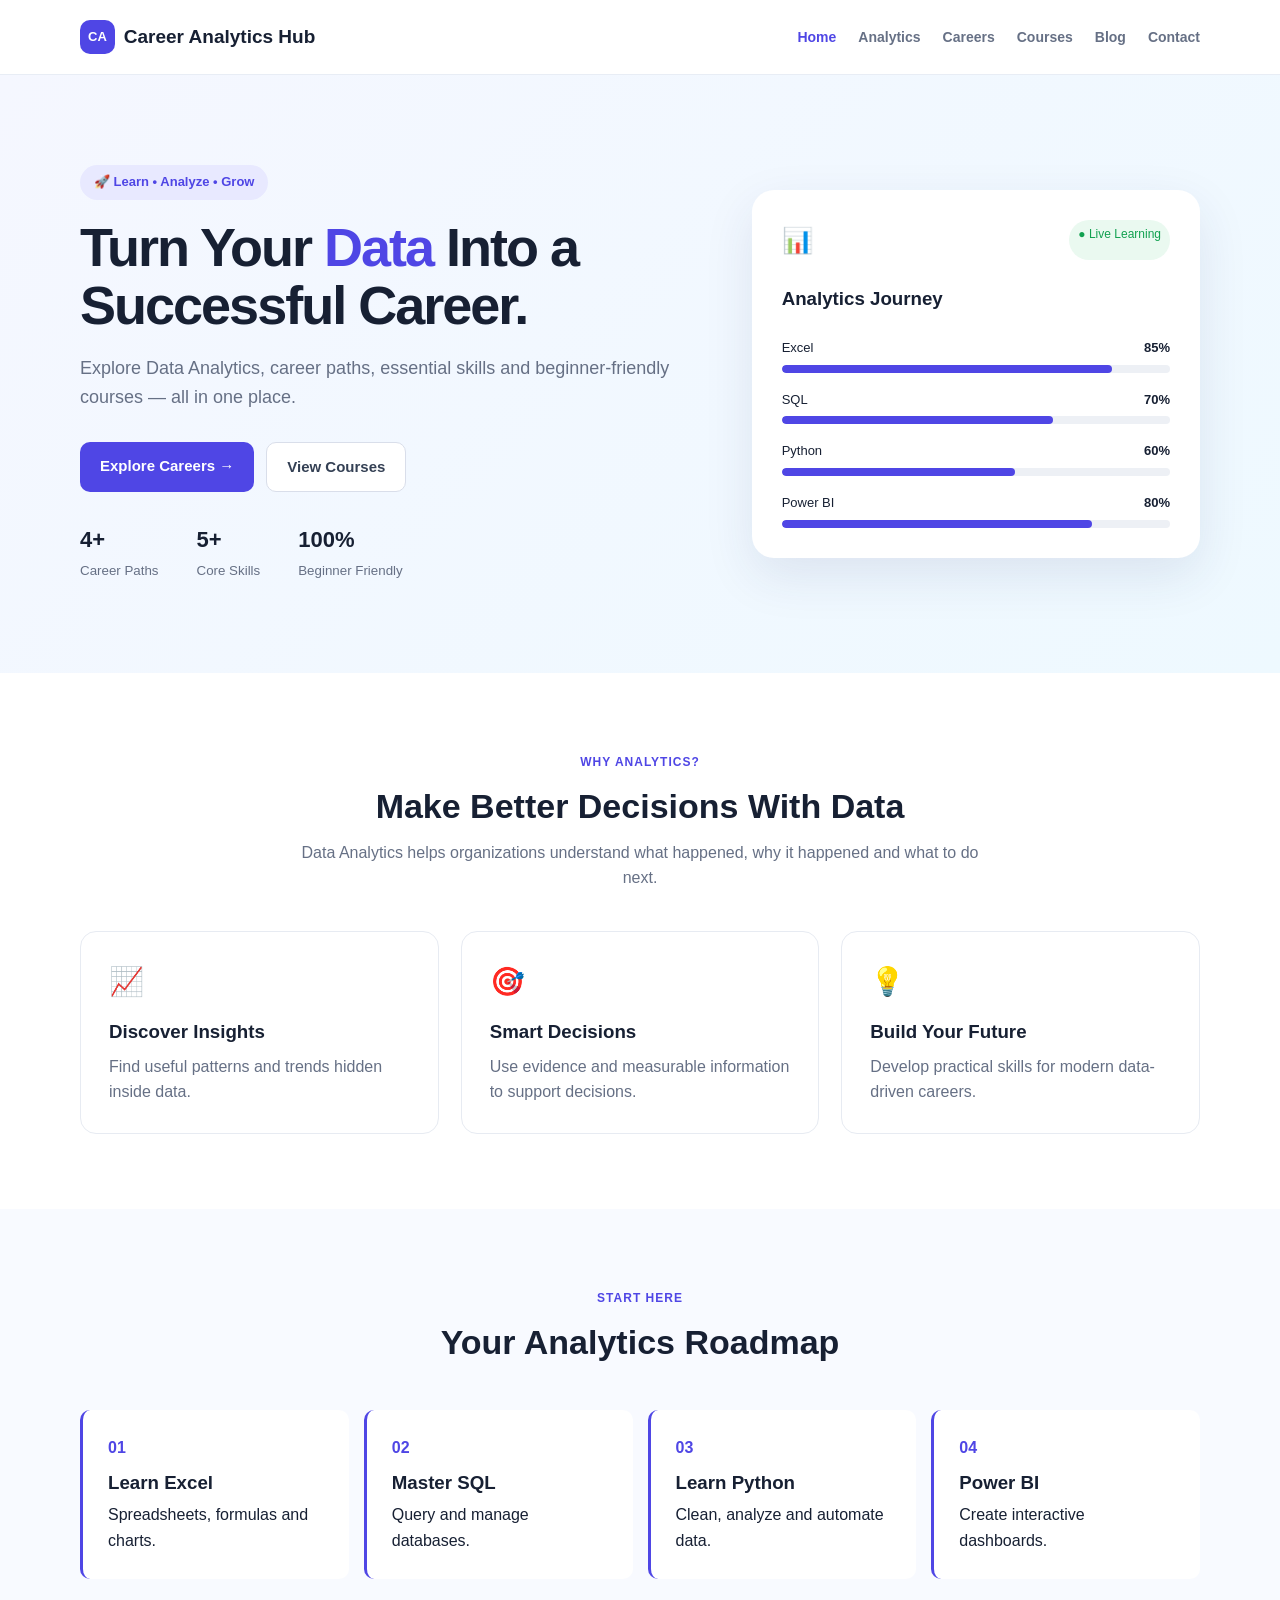
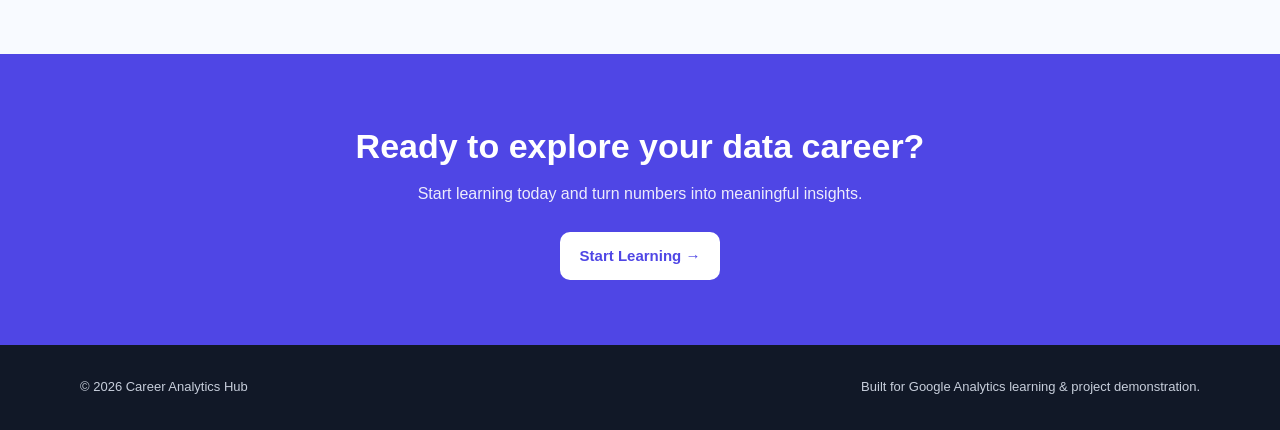
<file: index.html>
<!DOCTYPE html>
<html lang="en">

<head>
    <!-- Google tag (gtag.js) -->
<script async src="https://www.googletagmanager.com/gtag/js?id=G-TJJQHJ3NWZ"></script>
<script>
  window.dataLayer = window.dataLayer || [];
  function gtag(){dataLayer.push(arguments);}
  gtag('js', new Date());

  gtag('config', 'G-TJJQHJ3NWZ');
</script>
    <meta charset="UTF-8">
    <meta name="viewport" content="width=device-width, initial-scale=1.0">

    <title>Career Analytics Hub</title>

    <link rel="stylesheet" href="style.css">
</head>

<body>

    <!-- Navigation Bar -->
    <header class="header">

        <div class="container nav">

            <a href="index.html" class="logo">
                <span>CA</span>
                Career Analytics Hub
            </a>

            <nav>
                <a href="index.html" class="active">Home</a>
                <a href="analytics.html">Analytics</a>
                <a href="careers.html">Careers</a>
                <a href="courses.html">Courses</a>
                <a href="blog.html">Blog</a>
                <a href="contact.html">Contact</a>
            </nav>

        </div>

    </header>


    <!-- Hero Section -->

    <section class="hero">

        <div class="container hero-grid">

            <div class="hero-content">

                <div class="badge">
                    🚀 Learn • Analyze • Grow
                </div>

                <h1>
                    Turn Your
                    <span>Data</span>
                    Into a Successful Career.
                </h1>

                <p>
                    Explore Data Analytics, career paths, essential
                    skills and beginner-friendly courses — all in one place.
                </p>


                <div class="actions">

                    <a href="careers.html"
                       class="btn primary"
                       onclick="trackClick('explore_careers')">

                        Explore Careers →

                    </a>


                    <a href="courses.html"
                       class="btn secondary"
                       onclick="trackClick('view_courses')">

                        View Courses

                    </a>

                </div>


                <div class="mini-stats">

                    <div>
                        <strong>4+</strong>
                        <small>Career Paths</small>
                    </div>

                    <div>
                        <strong>5+</strong>
                        <small>Core Skills</small>
                    </div>

                    <div>
                        <strong>100%</strong>
                        <small>Beginner Friendly</small>
                    </div>

                </div>

            </div>


            <!-- Analytics Card -->

            <div class="hero-card">

                <div class="card-top">

                    <span>📊</span>

                    <span class="live">
                        ● Live Learning
                    </span>

                </div>

                <h3>Analytics Journey</h3>


                <div class="progress-row">
                    <span>Excel</span>
                    <b>85%</b>
                </div>

                <div class="progress">
                    <i style="width:85%"></i>
                </div>


                <div class="progress-row">
                    <span>SQL</span>
                    <b>70%</b>
                </div>

                <div class="progress">
                    <i style="width:70%"></i>
                </div>


                <div class="progress-row">
                    <span>Python</span>
                    <b>60%</b>
                </div>

                <div class="progress">
                    <i style="width:60%"></i>
                </div>


                <div class="progress-row">
                    <span>Power BI</span>
                    <b>80%</b>
                </div>

                <div class="progress">
                    <i style="width:80%"></i>
                </div>

            </div>

        </div>

    </section>


    <!-- Why Analytics -->

    <section class="section">

        <div class="container">

            <div class="section-title">

                <span>WHY ANALYTICS?</span>

                <h2>
                    Make Better Decisions With Data
                </h2>

                <p>
                    Data Analytics helps organizations understand
                    what happened, why it happened and what to do next.
                </p>

            </div>


            <div class="cards">

                <div class="feature">

                    <div class="icon">
                        📈
                    </div>

                    <h3>
                        Discover Insights
                    </h3>

                    <p>
                        Find useful patterns and trends hidden inside data.
                    </p>

                </div>


                <div class="feature">

                    <div class="icon">
                        🎯
                    </div>

                    <h3>
                        Smart Decisions
                    </h3>

                    <p>
                        Use evidence and measurable information
                        to support decisions.
                    </p>

                </div>


                <div class="feature">

                    <div class="icon">
                        💡
                    </div>

                    <h3>
                        Build Your Future
                    </h3>

                    <p>
                        Develop practical skills for modern
                        data-driven careers.
                    </p>

                </div>

            </div>

        </div>

    </section>


    <!-- Roadmap -->

    <section class="section light">

        <div class="container">

            <div class="section-title">

                <span>START HERE</span>

                <h2>
                    Your Analytics Roadmap
                </h2>

            </div>


            <div class="roadmap">

                <div>

                    <b>01</b>

                    <h3>
                        Learn Excel
                    </h3>

                    <p>
                        Spreadsheets, formulas and charts.
                    </p>

                </div>


                <div>

                    <b>02</b>

                    <h3>
                        Master SQL
                    </h3>

                    <p>
                        Query and manage databases.
                    </p>

                </div>


                <div>

                    <b>03</b>

                    <h3>
                        Learn Python
                    </h3>

                    <p>
                        Clean, analyze and automate data.
                    </p>

                </div>


                <div>

                    <b>04</b>

                    <h3>
                        Power BI
                    </h3>

                    <p>
                        Create interactive dashboards.
                    </p>

                </div>

            </div>

        </div>

    </section>


    <!-- CTA -->

    <section class="cta">

        <div class="container">

            <h2>
                Ready to explore your data career?
            </h2>

            <p>
                Start learning today and turn numbers into meaningful insights.
            </p>

            <a href="contact.html"
               class="btn white"
               onclick="trackClick('start_learning')">

                Start Learning →

            </a>

        </div>

    </section>


    <!-- Footer -->

    <footer>

        <div class="container footer">

            <p>
                © 2026 Career Analytics Hub
            </p>

            <p>
                Built for Google Analytics learning & project demonstration.
            </p>

        </div>

    </footer>


    <script src="script.js"></script>

</body>

</html>
</file>
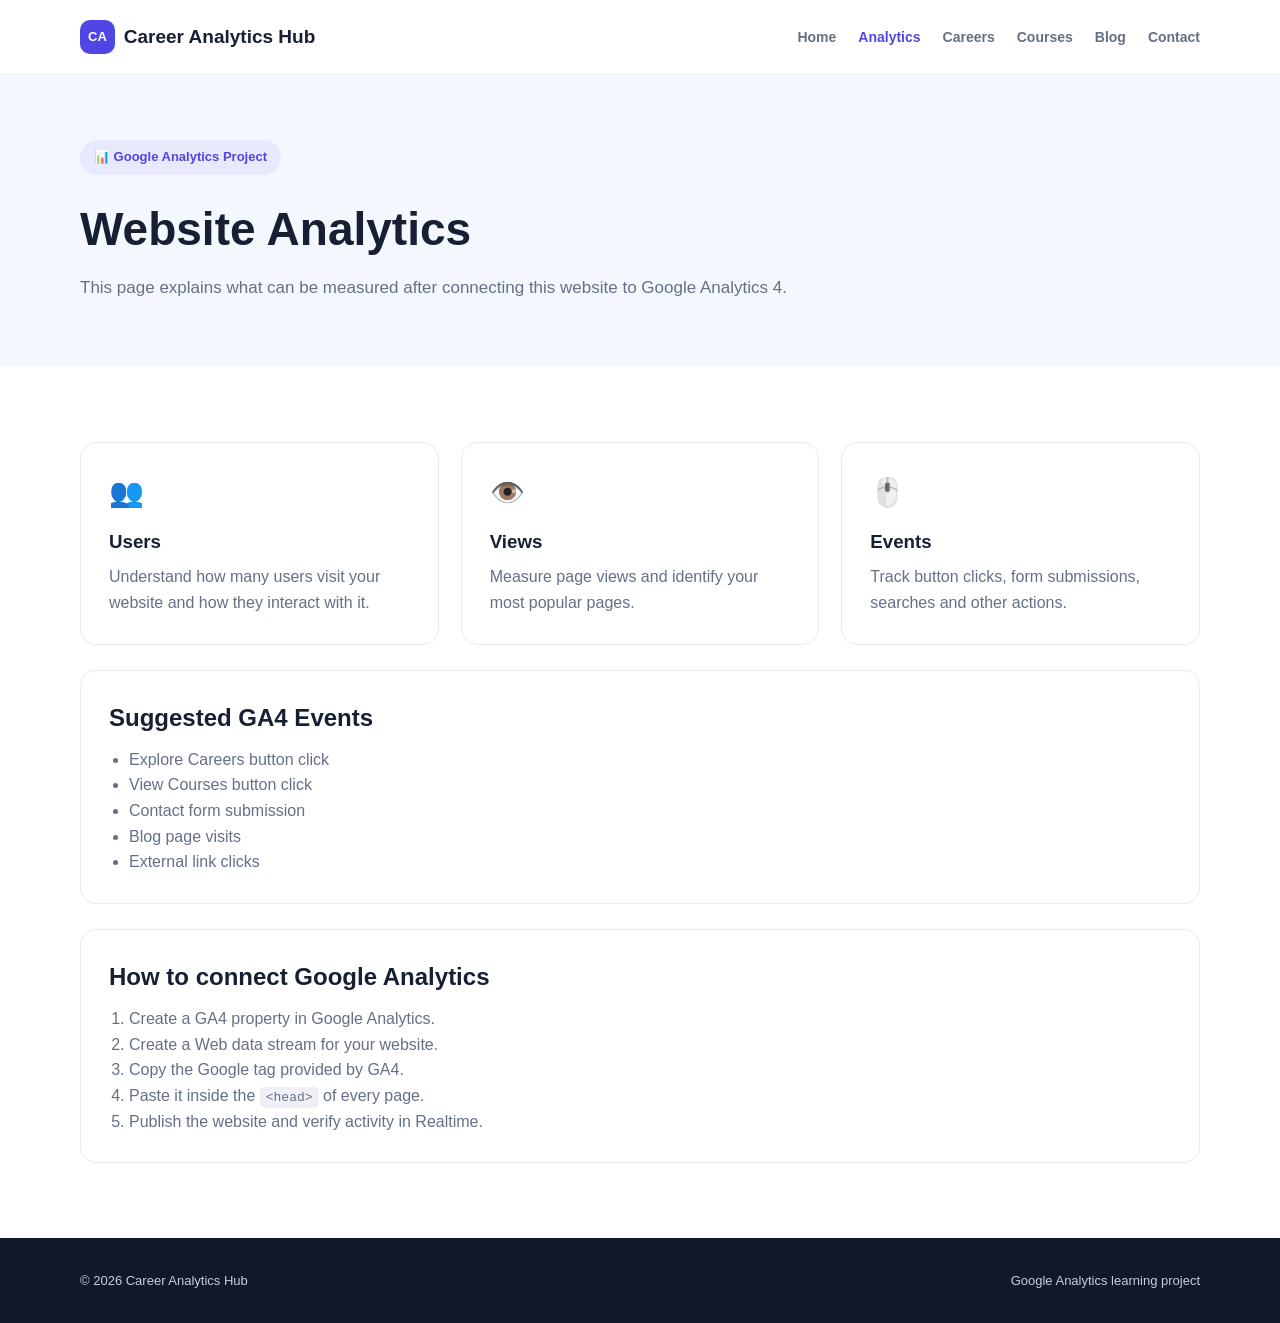
<file: analytics.html>
<!DOCTYPE html>
<html lang="en">

<head>
    <!-- Google tag (gtag.js) -->
<script async src="https://www.googletagmanager.com/gtag/js?id=G-TJJQHJ3NWZ"></script>
<script>
  window.dataLayer = window.dataLayer || [];
  function gtag(){dataLayer.push(arguments);}
  gtag('js', new Date());

  gtag('config', 'G-TJJQHJ3NWZ');
</script>
    <meta charset="UTF-8">
    <meta name="viewport" content="width=device-width, initial-scale=1.0">

    <title>Analytics | Career Analytics Hub</title>

    <link rel="stylesheet" href="style.css">

</head>

<body>


<header class="header">

    <div class="container nav">

        <a href="index.html" class="logo">
            <span>CA</span>
            Career Analytics Hub
        </a>

        <nav>

            <a href="index.html">Home</a>

            <a href="analytics.html" class="active">
                Analytics
            </a>

            <a href="careers.html">
                Careers
            </a>

            <a href="courses.html">
                Courses
            </a>

            <a href="blog.html">
                Blog
            </a>

            <a href="contact.html">
                Contact
            </a>

        </nav>

    </div>

</header>


<section class="page-hero">

    <div class="container">

        <div class="badge">
            📊 Google Analytics Project
        </div>

        <h1>
            Website Analytics
        </h1>

        <p>
            This page explains what can be measured after
            connecting this website to Google Analytics 4.
        </p>

    </div>

</section>


<section class="section">

<div class="container">


<div class="cards">


<div class="feature">

<div class="icon">
👥
</div>

<h3>
Users
</h3>

<p>
Understand how many users visit your website
and how they interact with it.
</p>

</div>


<div class="feature">

<div class="icon">
👁️
</div>

<h3>
Views
</h3>

<p>
Measure page views and identify your
most popular pages.
</p>

</div>


<div class="feature">

<div class="icon">
🖱️
</div>

<h3>
Events
</h3>

<p>
Track button clicks, form submissions,
searches and other actions.
</p>

</div>


</div>


<div class="info-box">

<h2>
Suggested GA4 Events
</h2>

<ul>

<li>
Explore Careers button click
</li>

<li>
View Courses button click
</li>

<li>
Contact form submission
</li>

<li>
Blog page visits
</li>

<li>
External link clicks
</li>

</ul>

</div>


<div class="info-box">

<h2>
How to connect Google Analytics
</h2>

<ol>

<li>
Create a GA4 property in Google Analytics.
</li>

<li>
Create a Web data stream for your website.
</li>

<li>
Copy the Google tag provided by GA4.
</li>

<li>
Paste it inside the
<code>&lt;head&gt;</code>
of every page.
</li>

<li>
Publish the website and verify activity in Realtime.
</li>

</ol>

</div>


</div>

</section>


<footer>

<div class="container footer">

<p>
© 2026 Career Analytics Hub
</p>

<p>
Google Analytics learning project
</p>

</div>

</footer>


<script src="script.js"></script>

</body>

</html>
</file>
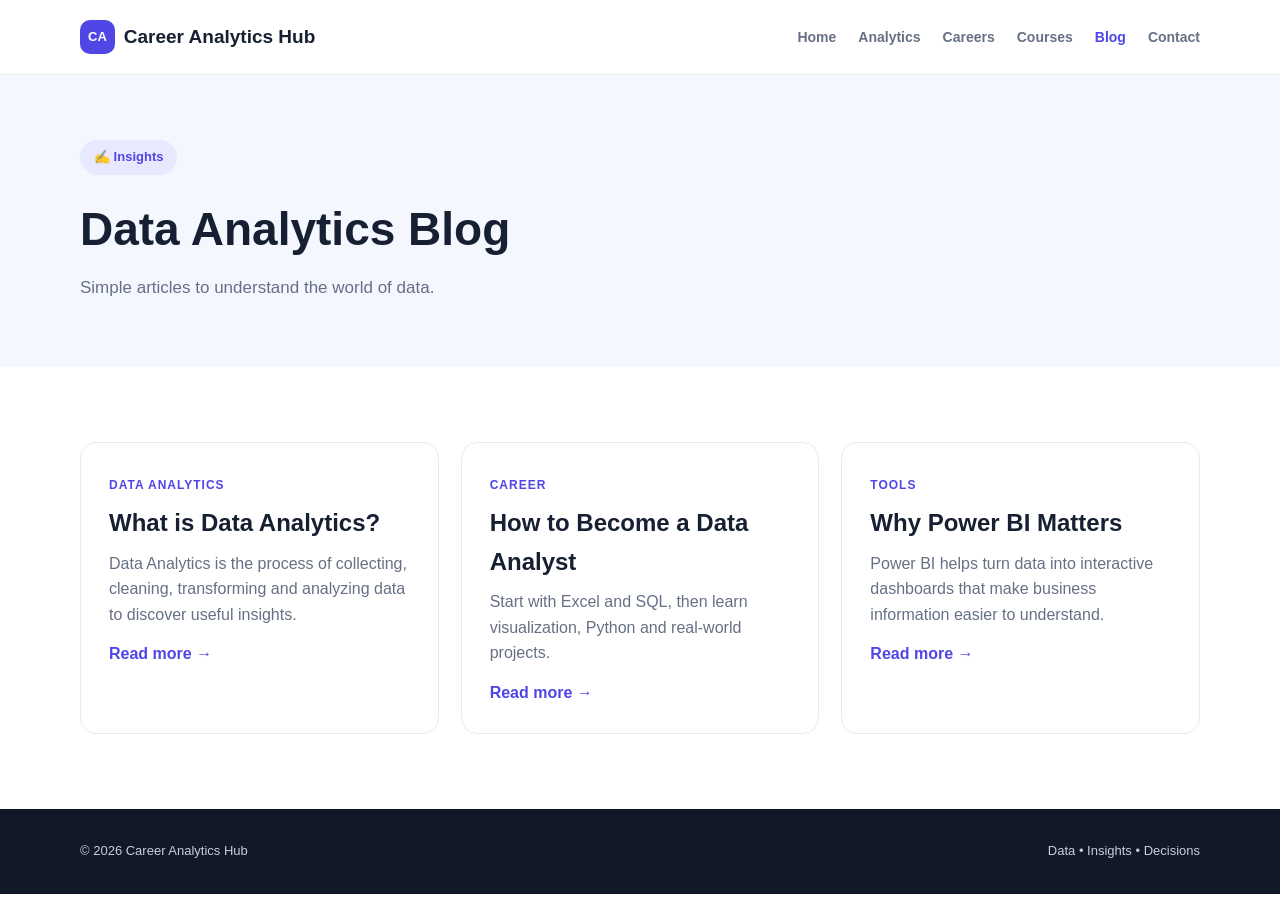
<file: blog.html>
<!DOCTYPE html>
<html lang="en">

<head>
    <!-- Google tag (gtag.js) -->
<script async src="https://www.googletagmanager.com/gtag/js?id=G-TJJQHJ3NWZ"></script>
<script>
  window.dataLayer = window.dataLayer || [];
  function gtag(){dataLayer.push(arguments);}
  gtag('js', new Date());

  gtag('config', 'G-TJJQHJ3NWZ');
</script>

<meta charset="UTF-8">

<meta name="viewport"
content="width=device-width, initial-scale=1.0">

<title>
Blog | Career Analytics Hub
</title>

<link rel="stylesheet"
href="style.css">

</head>

<body>


<header class="header">

<div class="container nav">

<a href="index.html"
class="logo">

<span>CA</span>

Career Analytics Hub

</a>


<nav>

<a href="index.html">
Home
</a>

<a href="analytics.html">
Analytics
</a>

<a href="careers.html">
Careers
</a>

<a href="courses.html">
Courses
</a>

<a href="blog.html"
class="active">
Blog
</a>

<a href="contact.html">
Contact
</a>

</nav>

</div>

</header>


<section class="page-hero">

<div class="container">

<div class="badge">
✍️ Insights
</div>

<h1>
Data Analytics Blog
</h1>

<p>
Simple articles to understand the world of data.
</p>

</div>

</section>


<section class="section">

<div class="container blog-grid">


<article class="post">

<span>
DATA ANALYTICS
</span>

<h2>
What is Data Analytics?
</h2>

<p>
Data Analytics is the process of collecting,
cleaning, transforming and analyzing data
to discover useful insights.
</p>

<a href="contact.html"
onclick="trackClick('blog_read_analytics')">

Read more →

</a>

</article>


<article class="post">

<span>
CAREER
</span>

<h2>
How to Become a Data Analyst
</h2>

<p>
Start with Excel and SQL, then learn
visualization, Python and real-world projects.
</p>

<a href="contact.html"
onclick="trackClick('blog_read_career')">

Read more →

</a>

</article>


<article class="post">

<span>
TOOLS
</span>

<h2>
Why Power BI Matters
</h2>

<p>
Power BI helps turn data into interactive
dashboards that make business information
easier to understand.
</p>

<a href="contact.html"
onclick="trackClick('blog_read_powerbi')">

Read more →

</a>

</article>


</div>

</section>


<footer>

<div class="container footer">

<p>
© 2026 Career Analytics Hub
</p>

<p>
Data • Insights • Decisions
</p>

</div>

</footer>


<script src="script.js"></script>

</body>

</html>
</file>
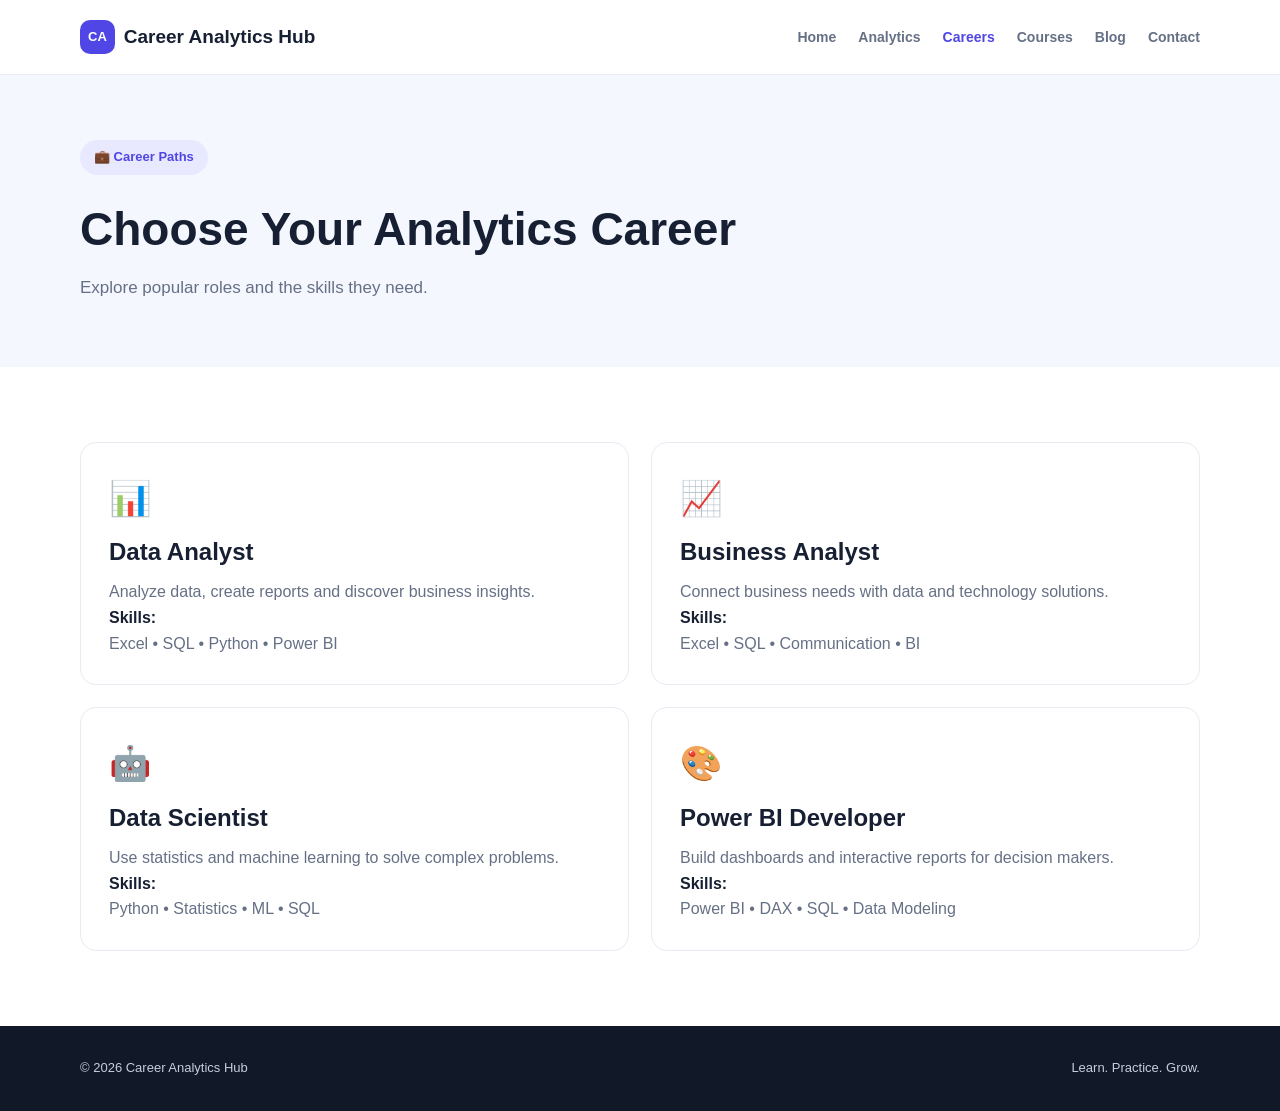
<file: careers.html>
<!DOCTYPE html>
<html lang="en">

<head>
    <!-- Google tag (gtag.js) -->
<script async src="https://www.googletagmanager.com/gtag/js?id=G-TJJQHJ3NWZ"></script>
<script>
  window.dataLayer = window.dataLayer || [];
  function gtag(){dataLayer.push(arguments);}
  gtag('js', new Date());

  gtag('config', 'G-TJJQHJ3NWZ');
</script>

<meta charset="UTF-8">

<meta name="viewport"
content="width=device-width, initial-scale=1.0">

<title>
Careers | Career Analytics Hub
</title>

<link rel="stylesheet"
href="style.css">

</head>

<body>


<header class="header">

<div class="container nav">

<a href="index.html"
class="logo">

<span>CA</span>

Career Analytics Hub

</a>


<nav>

<a href="index.html">
Home
</a>

<a href="analytics.html">
Analytics
</a>

<a href="careers.html"
class="active">
Careers
</a>

<a href="courses.html">
Courses
</a>

<a href="blog.html">
Blog
</a>

<a href="contact.html">
Contact
</a>

</nav>

</div>

</header>


<section class="page-hero">

<div class="container">

<div class="badge">
💼 Career Paths
</div>

<h1>
Choose Your Analytics Career
</h1>

<p>
Explore popular roles and the skills they need.
</p>

</div>

</section>


<section class="section">

<div class="container">


<div class="career-grid">


<div class="career">

<span>
📊
</span>

<h2>
Data Analyst
</h2>

<p>
Analyze data, create reports and discover
business insights.
</p>

<strong>
Skills:
</strong>

<p>
Excel • SQL • Python • Power BI
</p>

</div>


<div class="career">

<span>
📈
</span>

<h2>
Business Analyst
</h2>

<p>
Connect business needs with data
and technology solutions.
</p>

<strong>
Skills:
</strong>

<p>
Excel • SQL • Communication • BI
</p>

</div>


<div class="career">

<span>
🤖
</span>

<h2>
Data Scientist
</h2>

<p>
Use statistics and machine learning
to solve complex problems.
</p>

<strong>
Skills:
</strong>

<p>
Python • Statistics • ML • SQL
</p>

</div>


<div class="career">

<span>
🎨
</span>

<h2>
Power BI Developer
</h2>

<p>
Build dashboards and interactive reports
for decision makers.
</p>

<strong>
Skills:
</strong>

<p>
Power BI • DAX • SQL • Data Modeling
</p>

</div>


</div>

</div>

</section>


<footer>

<div class="container footer">

<p>
© 2026 Career Analytics Hub
</p>

<p>
Learn. Practice. Grow.
</p>

</div>

</footer>


<script src="script.js"></script>

</body>

</html>
</file>
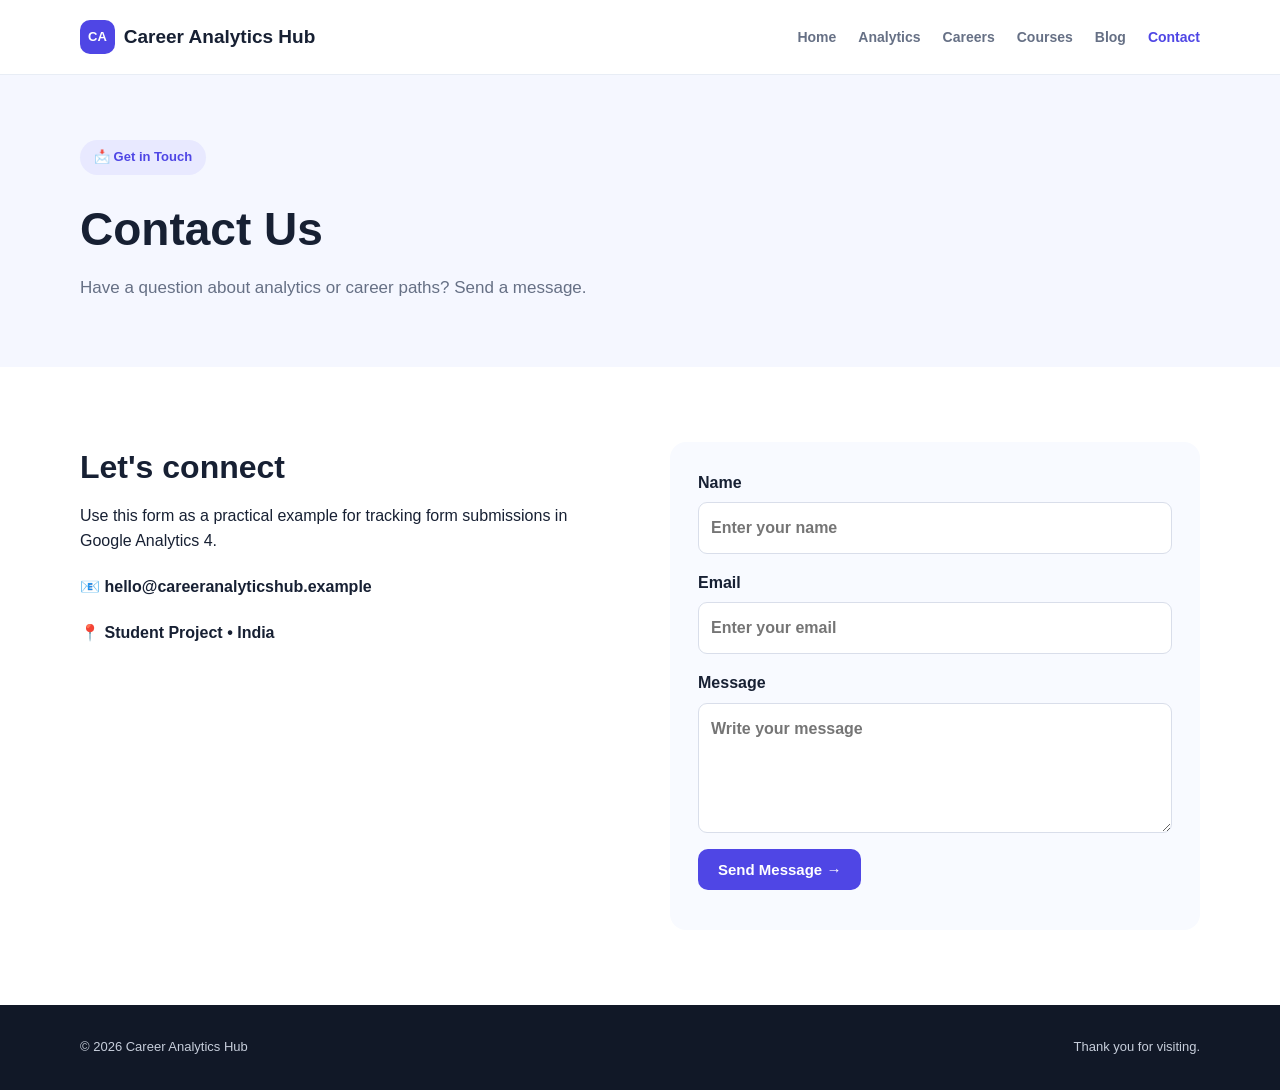
<file: contact.html>
<!DOCTYPE html>
<html lang="en">

<head>
    <!-- Google tag (gtag.js) -->
<script async src="https://www.googletagmanager.com/gtag/js?id=G-TJJQHJ3NWZ"></script>
<script>
  window.dataLayer = window.dataLayer || [];
  function gtag(){dataLayer.push(arguments);}
  gtag('js', new Date());

  gtag('config', 'G-TJJQHJ3NWZ');
</script>

<meta charset="UTF-8">

<meta name="viewport"
content="width=device-width, initial-scale=1.0">

<title>
Contact | Career Analytics Hub
</title>

<link rel="stylesheet"
href="style.css">

</head>

<body>


<header class="header">

<div class="container nav">

<a href="index.html"
class="logo">

<span>CA</span>

Career Analytics Hub

</a>


<nav>

<a href="index.html">
Home
</a>

<a href="analytics.html">
Analytics
</a>

<a href="careers.html">
Careers
</a>

<a href="courses.html">
Courses
</a>

<a href="blog.html">
Blog
</a>

<a href="contact.html"
class="active">
Contact
</a>

</nav>

</div>

</header>


<section class="page-hero">

<div class="container">

<div class="badge">
📩 Get in Touch
</div>

<h1>
Contact Us
</h1>

<p>
Have a question about analytics or career paths?
Send a message.
</p>

</div>

</section>


<section class="section">

<div class="container contact-grid">


<div>

<h2>
Let's connect
</h2>

<p>
Use this form as a practical example
for tracking form submissions in
Google Analytics 4.
</p>


<div class="contact-item">

📧

<span>
hello@careeranalyticshub.example
</span>

</div>


<div class="contact-item">

📍

<span>
Student Project • India
</span>

</div>

</div>


<form class="contact-form"
onsubmit="submitForm(event)">


<label>

Name

<input
id="name"
required
placeholder="Enter your name">

</label>


<label>

Email

<input
id="email"
type="email"
required
placeholder="Enter your email">

</label>


<label>

Message

<textarea
id="message"
required
placeholder="Write your message"></textarea>

</label>


<button
class="btn primary"
type="submit">

Send Message →

</button>


<p
id="form-message"
class="success">
</p>


</form>


</div>

</section>


<footer>

<div class="container footer">

<p>
© 2026 Career Analytics Hub
</p>

<p>
Thank you for visiting.
</p>

</div>

</footer>


<script src="script.js"></script>

</body>

</html>
</file>
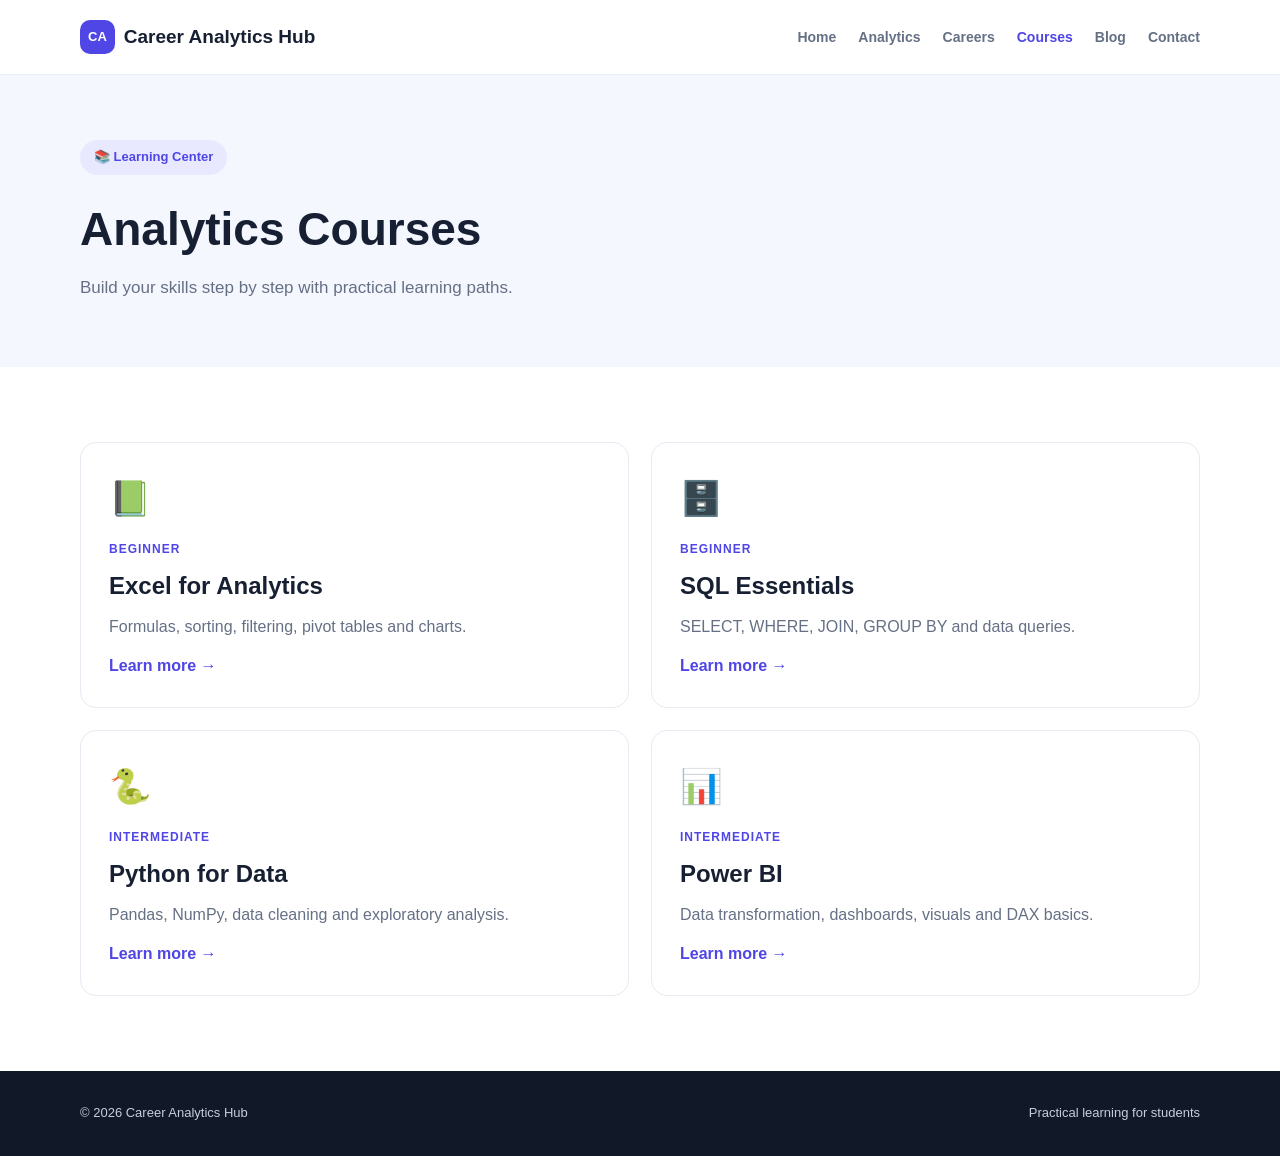
<file: courses.html>
<!DOCTYPE html>
<html lang="en">

<head>
    <!-- Google tag (gtag.js) -->
<script async src="https://www.googletagmanager.com/gtag/js?id=G-TJJQHJ3NWZ"></script>
<script>
  window.dataLayer = window.dataLayer || [];
  function gtag(){dataLayer.push(arguments);}
  gtag('js', new Date());

  gtag('config', 'G-TJJQHJ3NWZ');
</script>

<meta charset="UTF-8">

<meta name="viewport"
content="width=device-width, initial-scale=1.0">

<title>
Courses | Career Analytics Hub
</title>

<link rel="stylesheet"
href="style.css">

</head>

<body>


<header class="header">

<div class="container nav">

<a href="index.html"
class="logo">

<span>CA</span>

Career Analytics Hub

</a>


<nav>

<a href="index.html">
Home
</a>

<a href="analytics.html">
Analytics
</a>

<a href="careers.html">
Careers
</a>

<a href="courses.html"
class="active">
Courses
</a>

<a href="blog.html">
Blog
</a>

<a href="contact.html">
Contact
</a>

</nav>

</div>

</header>


<section class="page-hero">

<div class="container">

<div class="badge">
📚 Learning Center
</div>

<h1>
Analytics Courses
</h1>

<p>
Build your skills step by step with practical learning paths.
</p>

</div>

</section>


<section class="section">

<div class="container">


<div class="course-grid">


<div class="course">

<div class="course-icon">
📗
</div>

<span class="level">
BEGINNER
</span>

<h2>
Excel for Analytics
</h2>

<p>
Formulas, sorting, filtering,
pivot tables and charts.
</p>

<a href="contact.html"
class="text-link"
onclick="trackClick('excel_course')">

Learn more →

</a>

</div>


<div class="course">

<div class="course-icon">
🗄️
</div>

<span class="level">
BEGINNER
</span>

<h2>
SQL Essentials
</h2>

<p>
SELECT, WHERE, JOIN, GROUP BY
and data queries.
</p>

<a href="contact.html"
class="text-link"
onclick="trackClick('sql_course')">

Learn more →

</a>

</div>


<div class="course">

<div class="course-icon">
🐍
</div>

<span class="level">
INTERMEDIATE
</span>

<h2>
Python for Data
</h2>

<p>
Pandas, NumPy, data cleaning
and exploratory analysis.
</p>

<a href="contact.html"
class="text-link"
onclick="trackClick('python_course')">

Learn more →

</a>

</div>


<div class="course">

<div class="course-icon">
📊
</div>

<span class="level">
INTERMEDIATE
</span>

<h2>
Power BI
</h2>

<p>
Data transformation, dashboards,
visuals and DAX basics.
</p>

<a href="contact.html"
class="text-link"
onclick="trackClick('powerbi_course')">

Learn more →

</a>

</div>


</div>

</div>

</section>


<footer>

<div class="container footer">

<p>
© 2026 Career Analytics Hub
</p>

<p>
Practical learning for students
</p>

</div>

</footer>


<script src="script.js"></script>

</body>

</html>
</file>
<file: style.css>
* {
    box-sizing: border-box;
    margin: 0;
    padding: 0;
}


body {
    font-family: Arial, Helvetica, sans-serif;
    color: #172033;
    background: #ffffff;
    line-height: 1.6;
}


.container {
    width: min(1120px, 92%);
    margin: auto;
}


/* HEADER */

.header {
    background: white;
    border-bottom: 1px solid #e8edf5;
    position: sticky;
    top: 0;
    z-index: 10;
}


.nav {
    min-height: 74px;
    display: flex;
    align-items: center;
    justify-content: space-between;
    gap: 20px;
}


.logo {
    font-weight: 800;
    font-size: 19px;
    color: #172033;
    text-decoration: none;
    display: flex;
    align-items: center;
    gap: 9px;
}


.logo span {
    background: #4f46e5;
    color: white;
    border-radius: 10px;
    padding: 7px 8px;
    font-size: 13px;
}


.nav nav {
    display: flex;
    gap: 22px;
    flex-wrap: wrap;
}


.nav nav a {
    color: #667085;
    text-decoration: none;
    font-size: 14px;
    font-weight: 600;
    padding: 25px 0;
}


.nav nav a:hover,
.nav nav a.active {
    color: #4f46e5;
}


/* HERO */

.hero {
    background: linear-gradient(
        135deg,
        #f5f7ff,
        #eef9ff
    );

    padding: 90px 0;
}


.hero-grid {
    display: grid;
    grid-template-columns: 1.15fr 0.85fr;
    gap: 65px;
    align-items: center;
}


.badge {
    display: inline-block;

    background: #e8e9ff;

    color: #4f46e5;

    border-radius: 30px;

    padding: 7px 14px;

    font-size: 13px;

    font-weight: 700;

    margin-bottom: 18px;
}


.hero h1 {
    font-size: 54px;
    line-height: 1.08;
    letter-spacing: -2px;
    margin-bottom: 20px;
}


.hero h1 span {
    color: #4f46e5;
}


.hero p {
    font-size: 18px;
    color: #667085;
    max-width: 620px;
}


.actions {
    display: flex;
    gap: 12px;
    margin: 30px 0;
}


.btn {
    display: inline-block;

    border: 0;

    border-radius: 10px;

    padding: 12px 20px;

    text-decoration: none;

    font-weight: 700;

    cursor: pointer;

    font-size: 15px;
}


.primary {
    background: #4f46e5;
    color: white;
}


.secondary {
    background: white;
    color: #344054;
    border: 1px solid #d9deea;
}


.white {
    background: white;
    color: #4f46e5;
}


.mini-stats {
    display: flex;
    gap: 38px;
    margin-top: 30px;
}


.mini-stats strong {
    display: block;
    font-size: 22px;
}


.mini-stats small {
    color: #667085;
}


/* HERO CARD */

.hero-card {
    background: white;

    padding: 30px;

    border-radius: 22px;

    box-shadow:
        0 18px 50px
        rgba(39, 53, 107, 0.10);
}


.card-top {
    display: flex;
    justify-content: space-between;
    font-size: 25px;
}


.live {
    font-size: 12px;

    color: #12a150;

    background: #eaf9f0;

    padding: 5px 9px;

    border-radius: 20px;
}


.hero-card h3 {
    margin: 24px 0;
}


.progress-row {
    display: flex;

    justify-content: space-between;

    font-size: 13px;

    margin-top: 17px;
}


.progress {
    height: 8px;

    background: #edf0f5;

    border-radius: 10px;

    margin-top: 6px;

    overflow: hidden;
}


.progress i {
    display: block;

    height: 100%;

    background: #4f46e5;

    border-radius: 10px;
}


/* SECTION */

.section {
    padding: 75px 0;
}


.light {
    background: #f8faff;
}


.section-title {
    text-align: center;

    max-width: 700px;

    margin: 0 auto 40px;
}


.section-title span,
.post > span,
.level {
    color: #4f46e5;

    font-size: 12px;

    font-weight: 800;

    letter-spacing: 1px;
}


.section-title h2 {
    font-size: 34px;

    margin: 6px 0;
}


.section-title p {
    color: #667085;
}


/* CARDS */

.cards {
    display: grid;

    grid-template-columns:
        repeat(3, 1fr);

    gap: 22px;
}


.feature,
.career,
.course,
.post,
.info-box {

    background: white;

    border: 1px solid #e7ebf2;

    border-radius: 16px;

    padding: 28px;
}


.feature .icon {
    font-size: 28px;

    margin-bottom: 12px;
}


.feature h3 {
    margin-bottom: 7px;
}


.feature p,
.career p,
.course p,
.post p {

    color: #667085;

}


/* ROADMAP */

.roadmap {

    display: grid;

    grid-template-columns:
        repeat(4, 1fr);

    gap: 15px;
}


.roadmap div {

    padding: 25px;

    border-left:
        3px solid #4f46e5;

    background: white;

    border-radius: 10px;
}


.roadmap b {
    color: #4f46e5;
}


.roadmap h3 {
    margin: 8px 0 4px;
}


/* CTA */

.cta {

    background: #4f46e5;

    color: white;

    text-align: center;

    padding: 65px 0;
}


.cta h2 {
    font-size: 34px;
}


.cta p {
    margin: 8px 0 25px;

    opacity: 0.9;
}


/* INNER PAGE */

.page-hero {

    background: #f5f7ff;

    padding: 65px 0;
}


.page-hero h1 {

    font-size: 46px;

    margin-bottom: 8px;
}


.page-hero p {

    color: #667085;

    font-size: 17px;
}


/* CAREERS */

.career-grid {

    display: grid;

    grid-template-columns:
        repeat(2, 1fr);

    gap: 22px;
}


.career span,
.course-icon {

    font-size: 34px;
}


.career h2,
.course h2,
.post h2 {

    margin: 8px 0;

}


/* COURSES */

.course-grid {

    display: grid;

    grid-template-columns:
        repeat(2, 1fr);

    gap: 22px;
}


.course .level {

    display: block;

    margin-top: 15px;
}


.text-link,
.post a {

    color: #4f46e5;

    text-decoration: none;

    font-weight: 700;

    display: inline-block;

    margin-top: 14px;
}


/* BLOG */

.blog-grid {

    display: grid;

    grid-template-columns:
        repeat(3, 1fr);

    gap: 22px;
}


/* INFO BOX */

.info-box {

    margin-top: 25px;
}


.info-box h2 {

    margin-bottom: 10px;
}


.info-box li {

    margin-left: 20px;

    color: #667085;
}


/* CONTACT */

.contact-grid {

    display: grid;

    grid-template-columns:
        1fr 1fr;

    gap: 60px;
}


.contact-grid h2 {

    font-size: 32px;

    margin-bottom: 10px;
}


.contact-item {

    margin-top: 20px;

    font-weight: 600;
}


.contact-form {

    background: #f8faff;

    padding: 28px;

    border-radius: 16px;
}


.contact-form label {

    display: block;

    font-weight: 700;

    margin-bottom: 16px;
}


.contact-form input,
.contact-form textarea {

    display: block;

    width: 100%;

    margin-top: 7px;

    border: 1px solid #d9deea;

    border-radius: 9px;

    padding: 12px;

    font: inherit;
}


.contact-form textarea {

    height: 130px;

    resize: vertical;
}


.success {

    color: #168348;

    margin-top: 12px;

    font-weight: 700;
}


code {

    background: #eef0f5;

    padding: 3px 6px;

    border-radius: 5px;
}


/* FOOTER */

footer {

    background: #111827;

    color: #c7cedb;
}


.footer {

    min-height: 85px;

    display: flex;

    justify-content: space-between;

    align-items: center;

    font-size: 13px;
}


/* MOBILE */

@media(max-width:800px) {

    .nav {

        align-items: flex-start;

        padding: 14px 0;

        flex-direction: column;
    }


    .nav nav {

        gap: 14px;
    }


    .nav nav a {

        padding: 0;
    }


    .hero {

        padding: 60px 0;
    }


    .hero-grid,
    .contact-grid {

        grid-template-columns: 1fr;
    }


    .hero h1 {

        font-size: 42px;
    }


    .cards,
    .roadmap,
    .blog-grid {

        grid-template-columns: 1fr;
    }


    .career-grid,
    .course-grid {

        grid-template-columns: 1fr;
    }


    .footer {

        flex-direction: column;

        justify-content: center;

        gap: 5px;

        padding: 20px 0;
    }


    .page-hero h1 {

        font-size: 38px;
    }

}
</file>
